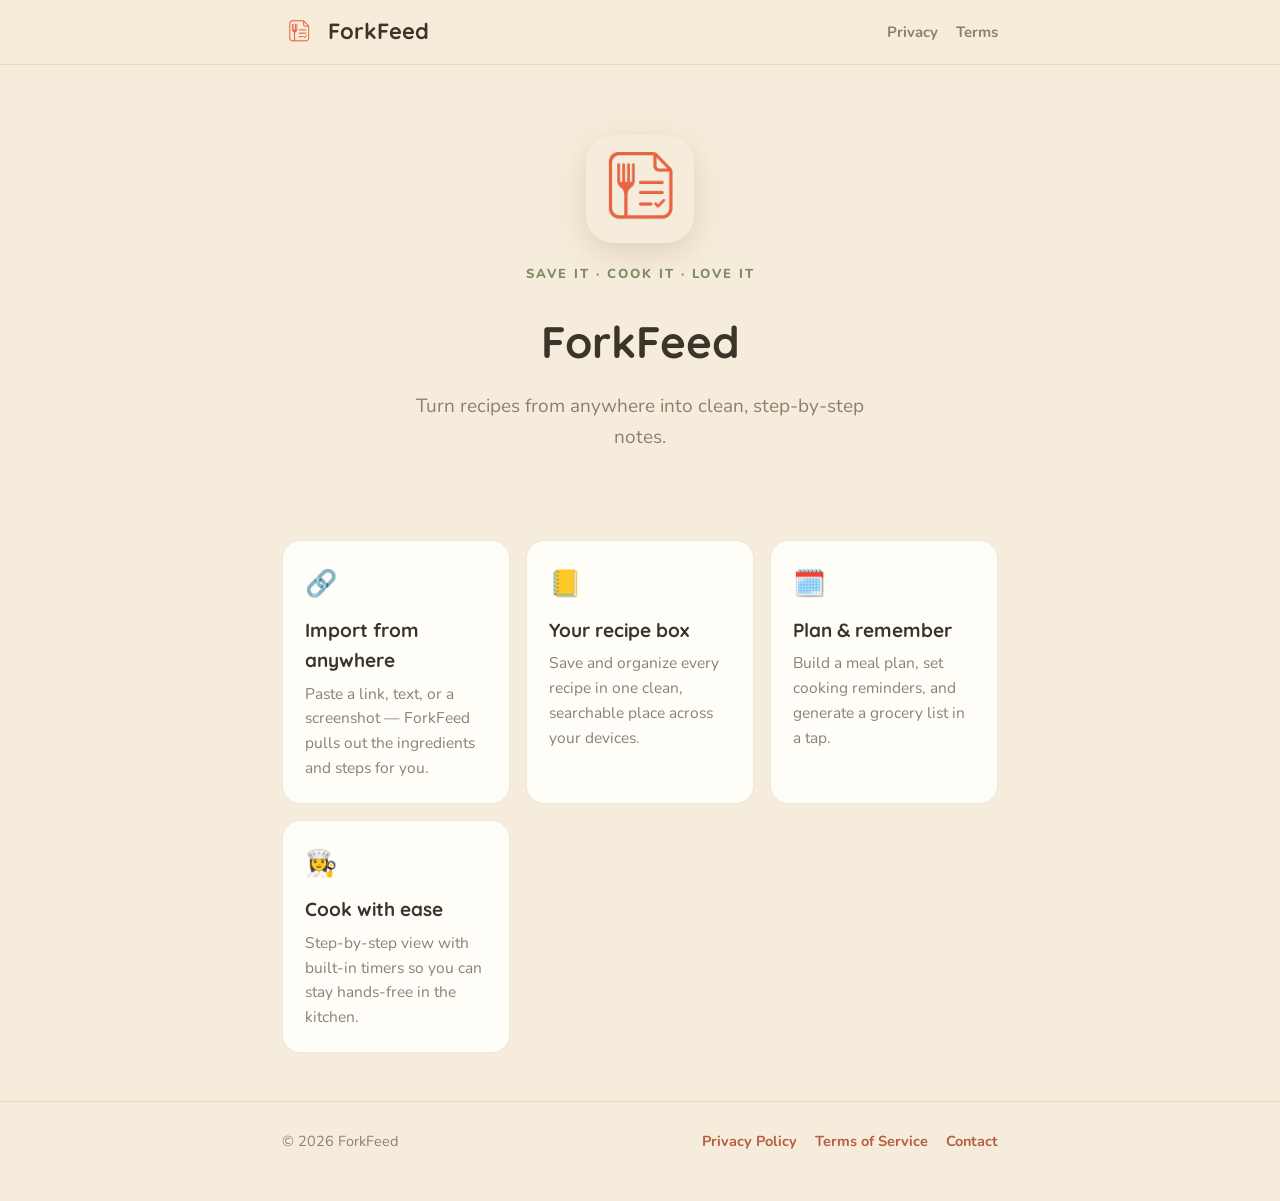
<file: index.html>
<!DOCTYPE html>
<html lang="en">
<head>
  <meta charset="UTF-8" />
  <meta name="viewport" content="width=device-width, initial-scale=1.0" />
  <title>ForkFeed — Save it. Cook it. Love it.</title>
  <meta name="description" content="ForkFeed turns recipes from anywhere into clean, step-by-step notes. Save, organize, plan, and cook." />
  <link rel="icon" href="logo.png" />
  <link rel="preconnect" href="https://fonts.googleapis.com" />
  <link rel="preconnect" href="https://fonts.gstatic.com" crossorigin />
  <link href="https://fonts.googleapis.com/css2?family=Nunito:wght@400;600;700;800&family=Quicksand:wght@600;700&display=swap" rel="stylesheet" />
  <link rel="stylesheet" href="styles.css" />
</head>
<body>
  <header class="topbar">
    <div class="wrap">
      <img src="logo.png" alt="ForkFeed logo" />
      <span class="name">ForkFeed</span>
      <nav>
        <a href="privacy.html">Privacy</a>
        <a href="terms.html">Terms</a>
      </nav>
    </div>
  </header>

  <main class="wrap">
    <section class="hero">
      <img src="logo.png" alt="ForkFeed app icon" />
      <p class="eyebrow">SAVE IT · COOK IT · LOVE IT</p>
      <h1>ForkFeed</h1>
      <p class="tag">Turn recipes from anywhere into clean, step-by-step notes.</p>
    </section>

    <section class="features">
      <div class="feature">
        <div class="ico">🔗</div>
        <h3>Import from anywhere</h3>
        <p>Paste a link, text, or a screenshot — ForkFeed pulls out the ingredients and steps for you.</p>
      </div>
      <div class="feature">
        <div class="ico">📒</div>
        <h3>Your recipe box</h3>
        <p>Save and organize every recipe in one clean, searchable place across your devices.</p>
      </div>
      <div class="feature">
        <div class="ico">🗓️</div>
        <h3>Plan & remember</h3>
        <p>Build a meal plan, set cooking reminders, and generate a grocery list in a tap.</p>
      </div>
      <div class="feature">
        <div class="ico">👩‍🍳</div>
        <h3>Cook with ease</h3>
        <p>Step-by-step view with built-in timers so you can stay hands-free in the kitchen.</p>
      </div>
    </section>
  </main>

  <footer>
    <div class="wrap">
      <span>© 2026 ForkFeed</span>
      <nav>
        <a href="privacy.html">Privacy Policy</a>
        <a href="terms.html">Terms of Service</a>
        <a href="mailto:evotechnologiesinnovation@gmail.com">Contact</a>
      </nav>
    </div>
  </footer>
</body>
</html>
</file>
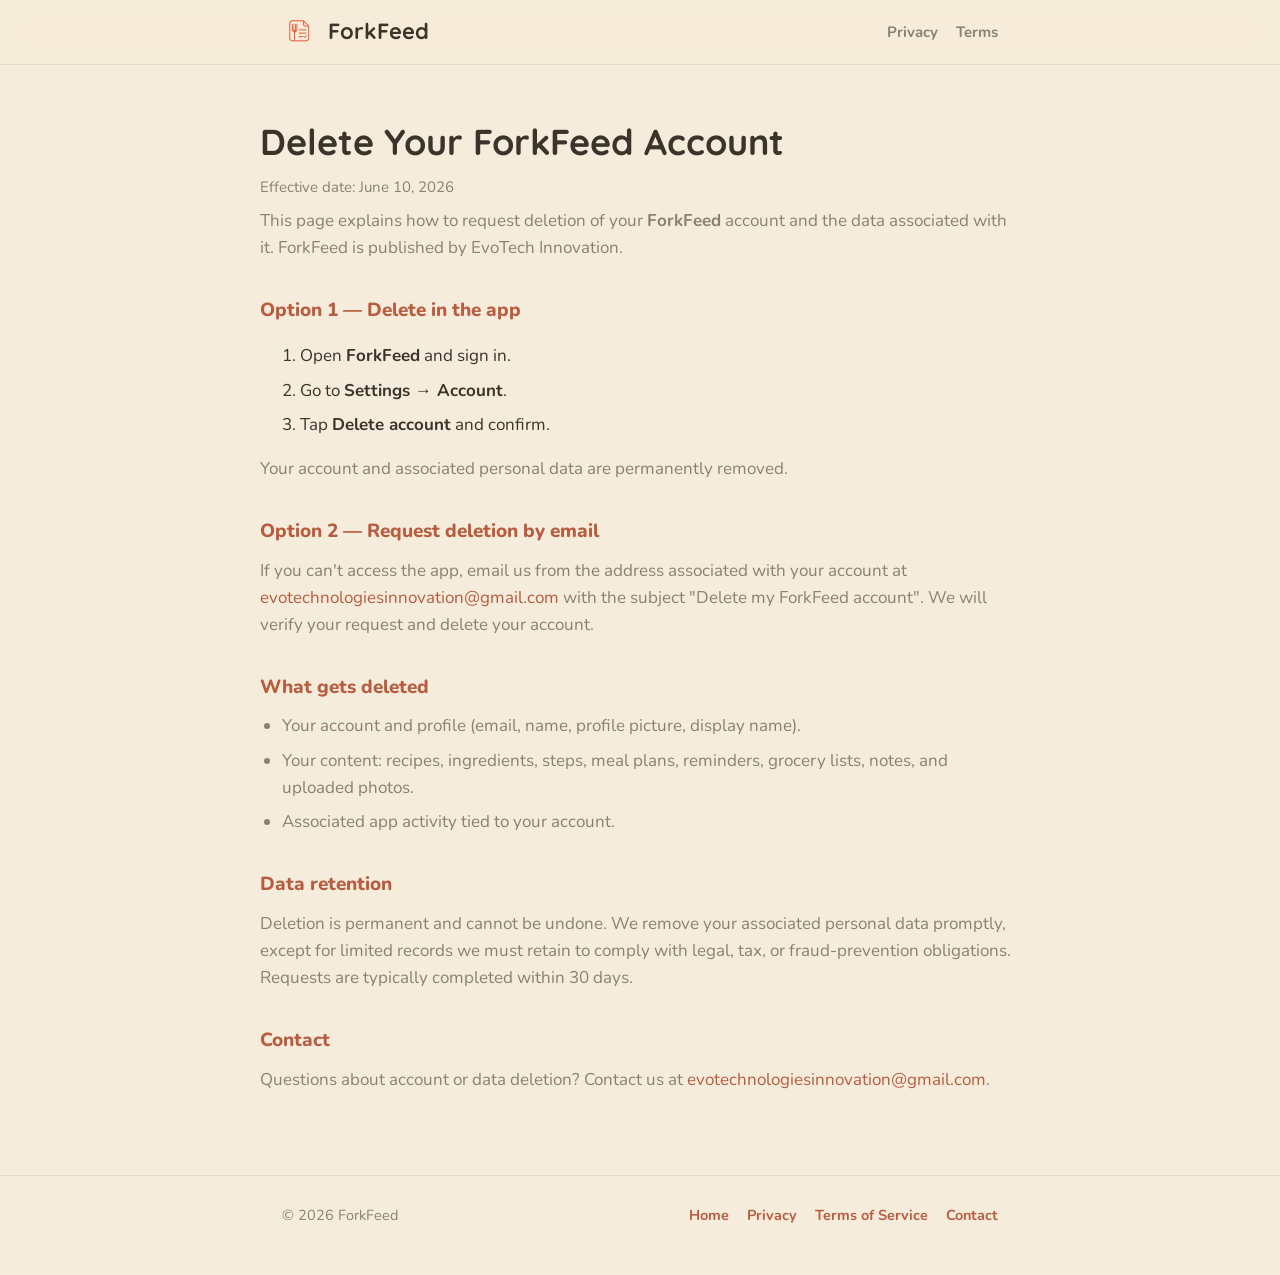
<file: delete-account.html>
<!DOCTYPE html>
<html lang="en">
<head>
  <meta charset="UTF-8" />
  <meta name="viewport" content="width=device-width, initial-scale=1.0" />
  <title>Delete Your Account — ForkFeed</title>
  <meta name="description" content="How to delete your ForkFeed account and associated data." />
  <link rel="icon" href="logo.png" />
  <link rel="preconnect" href="https://fonts.googleapis.com" />
  <link rel="preconnect" href="https://fonts.gstatic.com" crossorigin />
  <link href="https://fonts.googleapis.com/css2?family=Nunito:wght@400;600;700;800&family=Quicksand:wght@600;700&display=swap" rel="stylesheet" />
  <link rel="stylesheet" href="styles.css" />
</head>
<body>
  <header class="topbar">
    <div class="wrap">
      <a href="index.html" style="display:flex;align-items:center;gap:12px;color:inherit;">
        <img src="logo.png" alt="ForkFeed logo" />
        <span class="name">ForkFeed</span>
      </a>
      <nav>
        <a href="privacy.html">Privacy</a>
        <a href="terms.html">Terms</a>
      </nav>
    </div>
  </header>

  <main class="wrap doc">
    <h1>Delete Your ForkFeed Account</h1>
    <p class="effective">Effective date: June 10, 2026</p>

    <p>This page explains how to request deletion of your <strong>ForkFeed</strong> account and the data associated with it. ForkFeed is published by EvoTech Innovation.</p>

    <h2>Option 1 — Delete in the app</h2>
    <ol>
      <li>Open <strong>ForkFeed</strong> and sign in.</li>
      <li>Go to <strong>Settings → Account</strong>.</li>
      <li>Tap <strong>Delete account</strong> and confirm.</li>
    </ol>
    <p>Your account and associated personal data are permanently removed.</p>

    <h2>Option 2 — Request deletion by email</h2>
    <p>If you can't access the app, email us from the address associated with your account at
      <a href="mailto:evotechnologiesinnovation@gmail.com?subject=Delete%20my%20ForkFeed%20account">evotechnologiesinnovation@gmail.com</a>
      with the subject "Delete my ForkFeed account". We will verify your request and delete your account.</p>

    <h2>What gets deleted</h2>
    <ul>
      <li>Your account and profile (email, name, profile picture, display name).</li>
      <li>Your content: recipes, ingredients, steps, meal plans, reminders, grocery lists, notes, and uploaded photos.</li>
      <li>Associated app activity tied to your account.</li>
    </ul>

    <h2>Data retention</h2>
    <p>Deletion is permanent and cannot be undone. We remove your associated personal data promptly, except for limited records we must retain to comply with legal, tax, or fraud-prevention obligations. Requests are typically completed within 30 days.</p>

    <h2>Contact</h2>
    <p>Questions about account or data deletion? Contact us at
      <a href="mailto:evotechnologiesinnovation@gmail.com">evotechnologiesinnovation@gmail.com</a>.</p>
  </main>

  <footer>
    <div class="wrap">
      <span>© 2026 ForkFeed</span>
      <nav>
        <a href="index.html">Home</a>
        <a href="privacy.html">Privacy</a>
        <a href="terms.html">Terms of Service</a>
        <a href="mailto:evotechnologiesinnovation@gmail.com">Contact</a>
      </nav>
    </div>
  </footer>
</body>
</html>
</file>
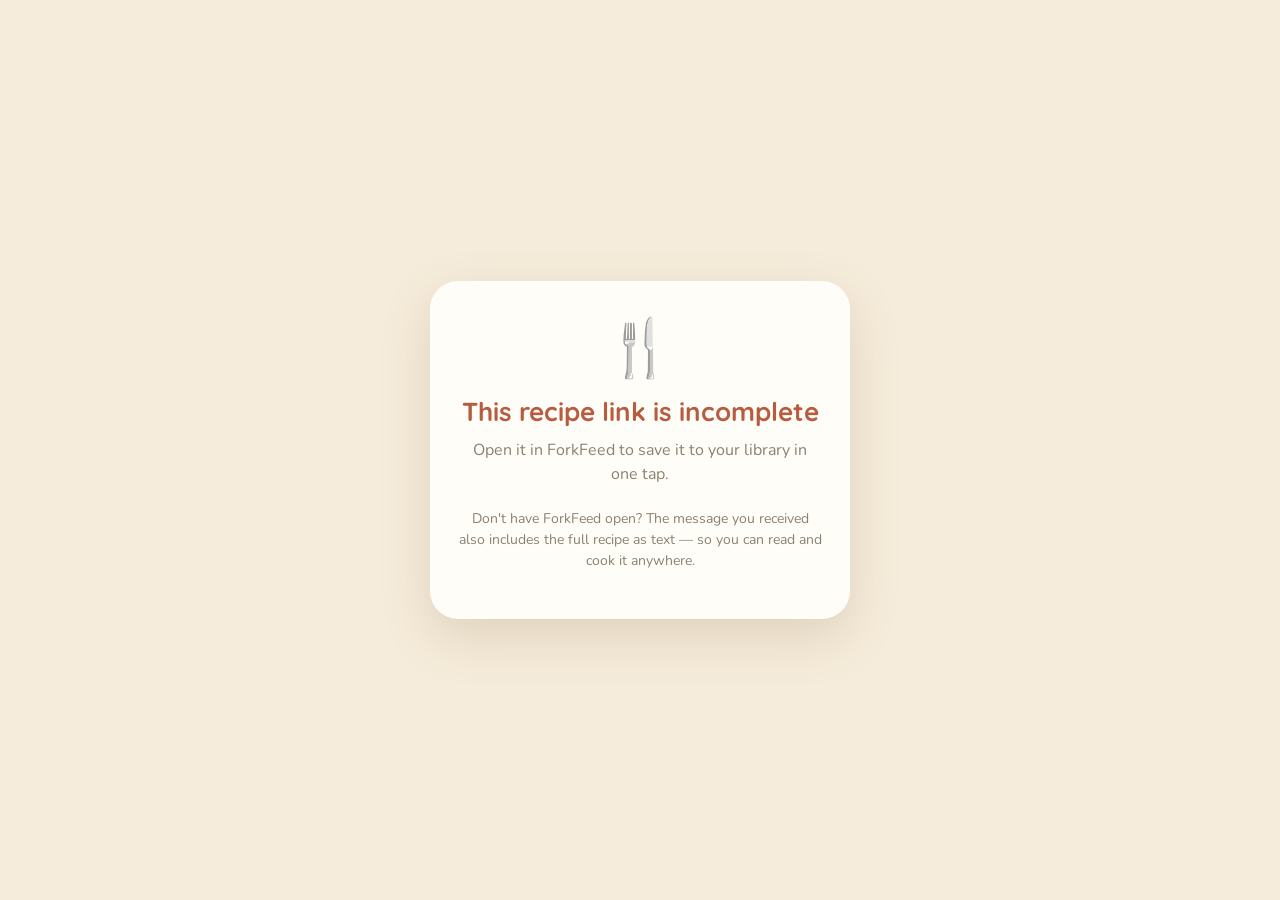
<file: import.html>
<!DOCTYPE html>
<html lang="en">
<head>
  <meta charset="UTF-8" />
  <meta name="viewport" content="width=device-width, initial-scale=1.0" />
  <title>Open a recipe in ForkFeed</title>
  <meta name="description" content="A recipe was shared with you — open it in ForkFeed to save it to your library in one tap." />
  <link rel="icon" href="logo.png" />
  <!--
    Recipe-share bounce page. The recipe is packed into the ?r= payload by the app
    (lib/shareRecipe.ts). Messaging apps only make https links tappable, so shared
    recipes point here, and this page hands off to forkfeed://import?r=… The full
    readable recipe is ALSO in the share message, so non-ForkFeed users miss nothing.
  -->
  <style>
    :root {
      --cream: #F6ECDB; --card: #FFFDF8; --terra: #CE7355; --terra-deep: #B85C40;
      --ink: #3B342B; --ink-soft: #8C8170; --line: rgba(120,92,58,0.13);
    }
    * { box-sizing: border-box; margin: 0; padding: 0; }
    body {
      background: var(--cream); color: var(--ink); min-height: 100vh;
      display: flex; align-items: center; justify-content: center; padding: 24px;
      font-family: 'Nunito', -apple-system, BlinkMacSystemFont, 'Segoe UI', sans-serif;
      -webkit-font-smoothing: antialiased;
    }
    .card {
      background: var(--card); border-radius: 28px; max-width: 420px; width: 100%;
      padding: 40px 28px; text-align: center;
      box-shadow: 0 18px 50px rgba(120,92,58,0.18);
    }
    .fork { font-size: 56px; line-height: 1; margin-bottom: 18px; }
    h1 {
      font-family: 'Quicksand', sans-serif; font-weight: 700;
      font-size: 26px; color: var(--ink); margin-bottom: 10px;
    }
    p { font-size: 16px; line-height: 1.5; color: var(--ink-soft); margin-bottom: 8px; }
    .btn {
      display: inline-block; margin: 22px 0 8px; padding: 16px 28px;
      background: var(--terra); color: #fff; text-decoration: none;
      font-weight: 800; font-size: 17px; border-radius: 18px;
      box-shadow: 0 8px 22px rgba(206,115,85,0.4);
    }
    .btn:active { background: var(--terra-deep); }
    .hint { font-size: 14px; margin-top: 22px; color: var(--ink-soft); }
    .err { color: var(--terra-deep); font-weight: 700; }
  </style>
  <link rel="preconnect" href="https://fonts.googleapis.com" />
  <link rel="preconnect" href="https://fonts.gstatic.com" crossorigin />
  <link href="https://fonts.googleapis.com/css2?family=Nunito:wght@400;600;700;800&family=Quicksand:wght@600;700&display=swap" rel="stylesheet" />
</head>
<body>
  <div class="card">
    <div class="fork">🍴</div>
    <h1 id="title">A recipe was shared with you</h1>
    <p>Open it in ForkFeed to save it to your library in one tap.</p>

    <a class="btn" id="openBtn" href="#">Open in ForkFeed</a>

    <p class="hint">
      Don't have ForkFeed open? The message you received also includes the full
      recipe as text — so you can read and cook it anywhere.
    </p>
  </div>

  <script>
    (function () {
      var params = new URLSearchParams(location.search);
      var s = params.get('s'); // short backend code (preferred, tidy)
      var r = params.get('r'); // long self-contained payload (fallback / legacy)
      var openBtn = document.getElementById('openBtn');
      var title = document.getElementById('title');

      // Hand off to the app's import flow. expo-router routes forkfeed://import →
      // /import; ?s= resolves the payload from the backend, ?r= is base64url
      // (URL-safe) and passes through unescaped.
      var appUrl = s ? ('forkfeed://import?s=' + s) : (r ? ('forkfeed://import?r=' + r) : null);

      if (!appUrl) {
        title.textContent = 'This recipe link is incomplete';
        title.className = 'err';
        openBtn.style.display = 'none';
        return;
      }

      openBtn.setAttribute('href', appUrl);
      setTimeout(function () { window.location.href = appUrl; }, 600);
    })();
  </script>
</body>
</html>
</file>
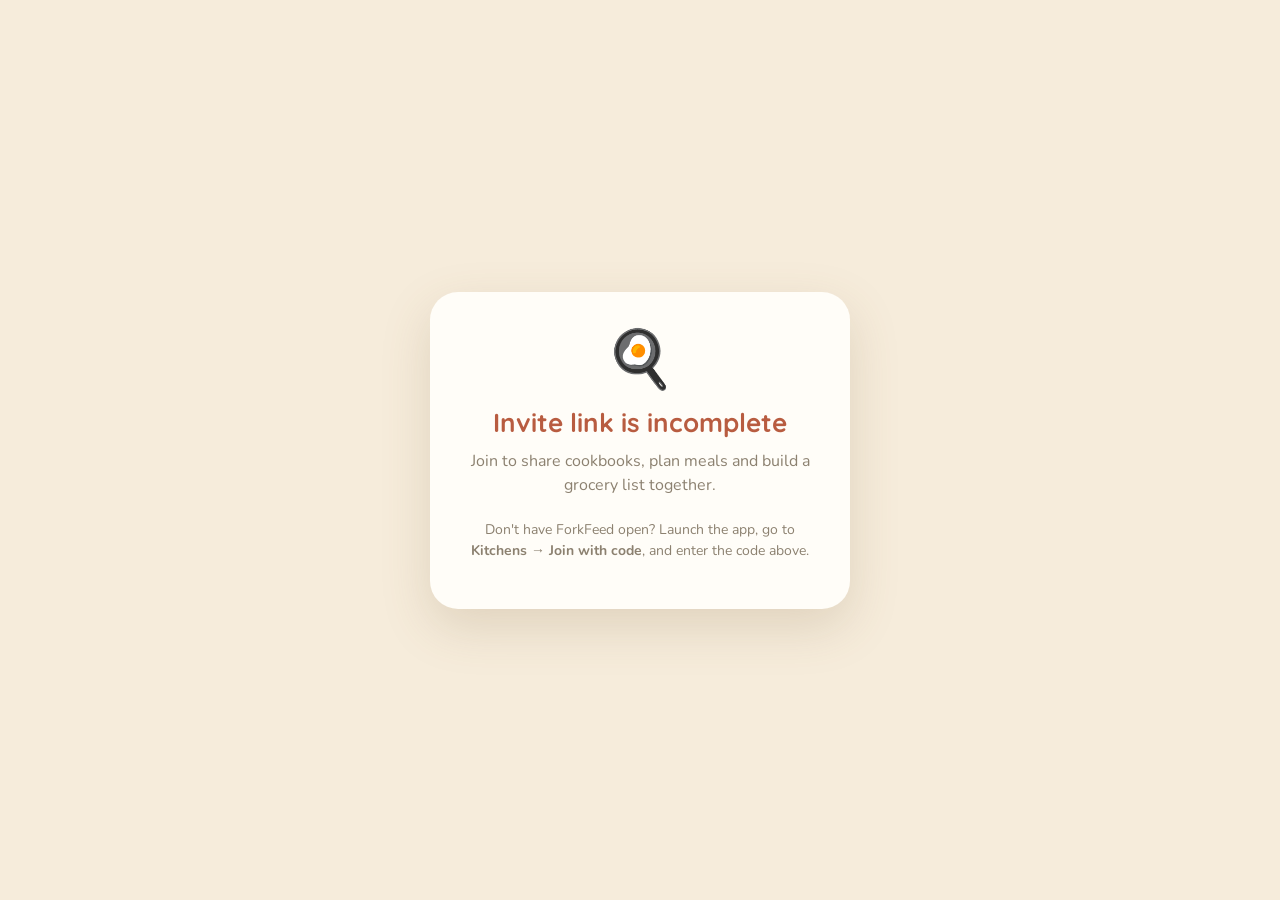
<file: join.html>
<!DOCTYPE html>
<html lang="en">
<head>
  <meta charset="UTF-8" />
  <meta name="viewport" content="width=device-width, initial-scale=1.0" />
  <title>Join a Kitchen on ForkFeed</title>
  <meta name="description" content="Open your ForkFeed invite to join a shared kitchen — cook, plan and shop together." />
  <link rel="icon" href="logo.png" />
  <!--
    Invite bounce page. Messaging apps (WhatsApp/iMessage) only make https links
    tappable, not custom schemes — so kitchen invites point here, and this page
    hands off to the app via the forkfeed:// scheme. Universal Links (no web hop)
    would need the Associated Domains entitlement, which a free Apple account
    can't sign, so this redirect is the deliberate approach.
  -->
  <style>
    :root {
      --cream: #F6ECDB; --card: #FFFDF8; --terra: #CE7355; --terra-deep: #B85C40;
      --ink: #3B342B; --ink-soft: #8C8170; --line: rgba(120,92,58,0.13);
    }
    * { box-sizing: border-box; margin: 0; padding: 0; }
    body {
      background: var(--cream); color: var(--ink); min-height: 100vh;
      display: flex; align-items: center; justify-content: center; padding: 24px;
      font-family: 'Nunito', -apple-system, BlinkMacSystemFont, 'Segoe UI', sans-serif;
      -webkit-font-smoothing: antialiased;
    }
    .card {
      background: var(--card); border-radius: 28px; max-width: 420px; width: 100%;
      padding: 40px 28px; text-align: center;
      box-shadow: 0 18px 50px rgba(120,92,58,0.18);
    }
    .pan { font-size: 56px; line-height: 1; margin-bottom: 18px; }
    h1 {
      font-family: 'Quicksand', sans-serif; font-weight: 700;
      font-size: 26px; color: var(--ink); margin-bottom: 10px;
    }
    p { font-size: 16px; line-height: 1.5; color: var(--ink-soft); margin-bottom: 8px; }
    .btn {
      display: inline-block; margin: 22px 0 8px; padding: 16px 28px;
      background: var(--terra); color: #fff; text-decoration: none;
      font-weight: 800; font-size: 17px; border-radius: 18px;
      box-shadow: 0 8px 22px rgba(206,115,85,0.4);
    }
    .btn:active { background: var(--terra-deep); }
    .code-label { font-size: 13px; font-weight: 800; letter-spacing: 1px; color: var(--ink-soft); margin-top: 26px; text-transform: uppercase; }
    .code {
      display: inline-block; margin-top: 8px; padding: 12px 20px;
      background: var(--cream); border: 1.5px solid var(--line); border-radius: 14px;
      font-family: 'Quicksand', monospace; font-weight: 700; font-size: 24px;
      letter-spacing: 3px; color: var(--ink);
    }
    .hint { font-size: 14px; margin-top: 22px; color: var(--ink-soft); }
    .err { color: var(--terra-deep); font-weight: 700; }
  </style>
  <link rel="preconnect" href="https://fonts.googleapis.com" />
  <link rel="preconnect" href="https://fonts.gstatic.com" crossorigin />
  <link href="https://fonts.googleapis.com/css2?family=Nunito:wght@400;600;700;800&family=Quicksand:wght@600;700&display=swap" rel="stylesheet" />
</head>
<body>
  <div class="card">
    <div class="pan">🍳</div>
    <h1 id="title">You're invited to a Kitchen</h1>
    <p>Join to share cookbooks, plan meals and build a grocery list together.</p>

    <a class="btn" id="openBtn" href="#">Open in ForkFeed</a>

    <div id="codeBlock">
      <div class="code-label">Or join with this code</div>
      <div class="code" id="codeText">—</div>
    </div>

    <p class="hint">
      Don't have ForkFeed open? Launch the app, go to
      <strong>Kitchens → Join with code</strong>, and enter the code above.
    </p>
  </div>

  <script>
    (function () {
      var params = new URLSearchParams(location.search);
      var code = (params.get('invite') || '').trim().toUpperCase();
      var openBtn = document.getElementById('openBtn');
      var codeText = document.getElementById('codeText');
      var title = document.getElementById('title');

      if (!code) {
        title.textContent = 'Invite link is incomplete';
        title.className = 'err';
        document.getElementById('codeBlock').style.display = 'none';
        openBtn.style.display = 'none';
        return;
      }

      // Deep link into the app's join screen. expo-router routes forkfeed://join
      // → app/join.tsx, which reads ?invite and confirms joining.
      var appUrl = 'forkfeed://join?invite=' + encodeURIComponent(code);
      codeText.textContent = code;
      openBtn.setAttribute('href', appUrl);

      // Auto-attempt the hand-off shortly after load (the button is the fallback
      // if the OS blocks the automatic scheme open).
      setTimeout(function () { window.location.href = appUrl; }, 600);
    })();
  </script>
</body>
</html>
</file>
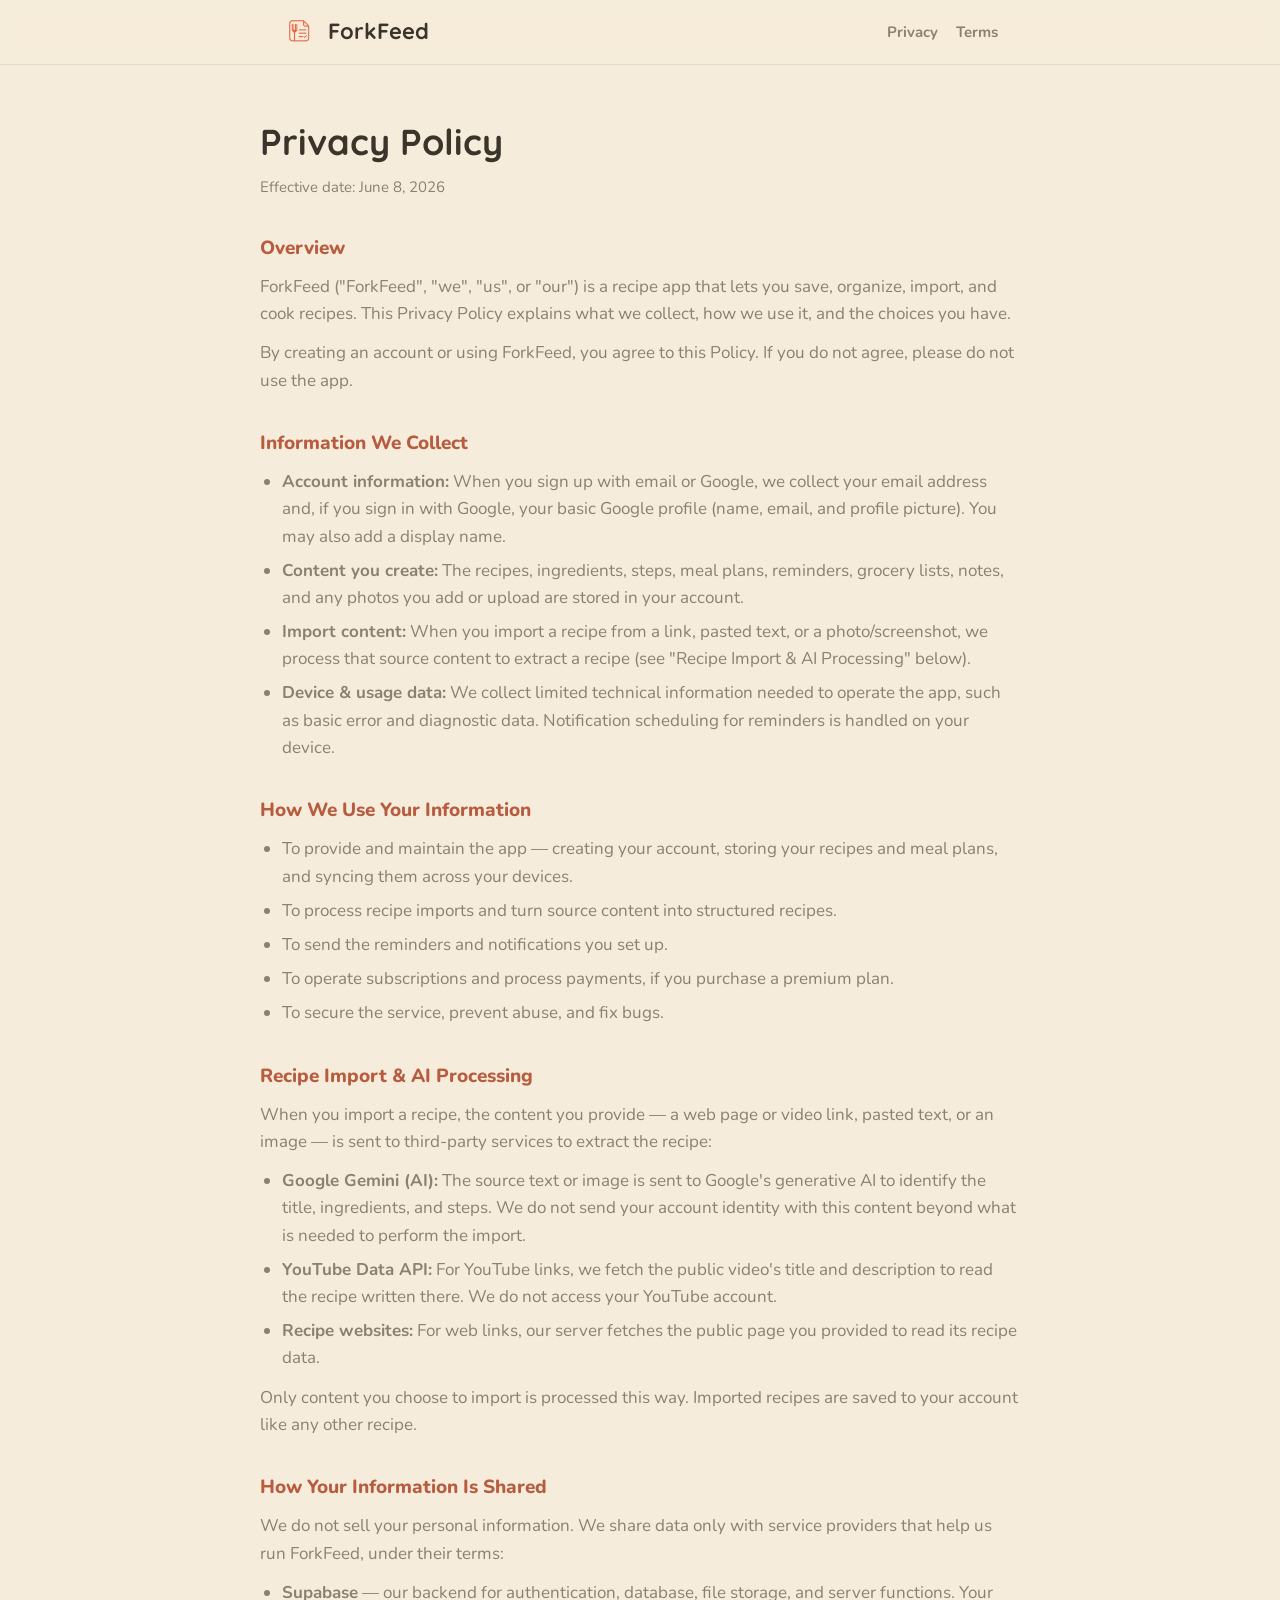
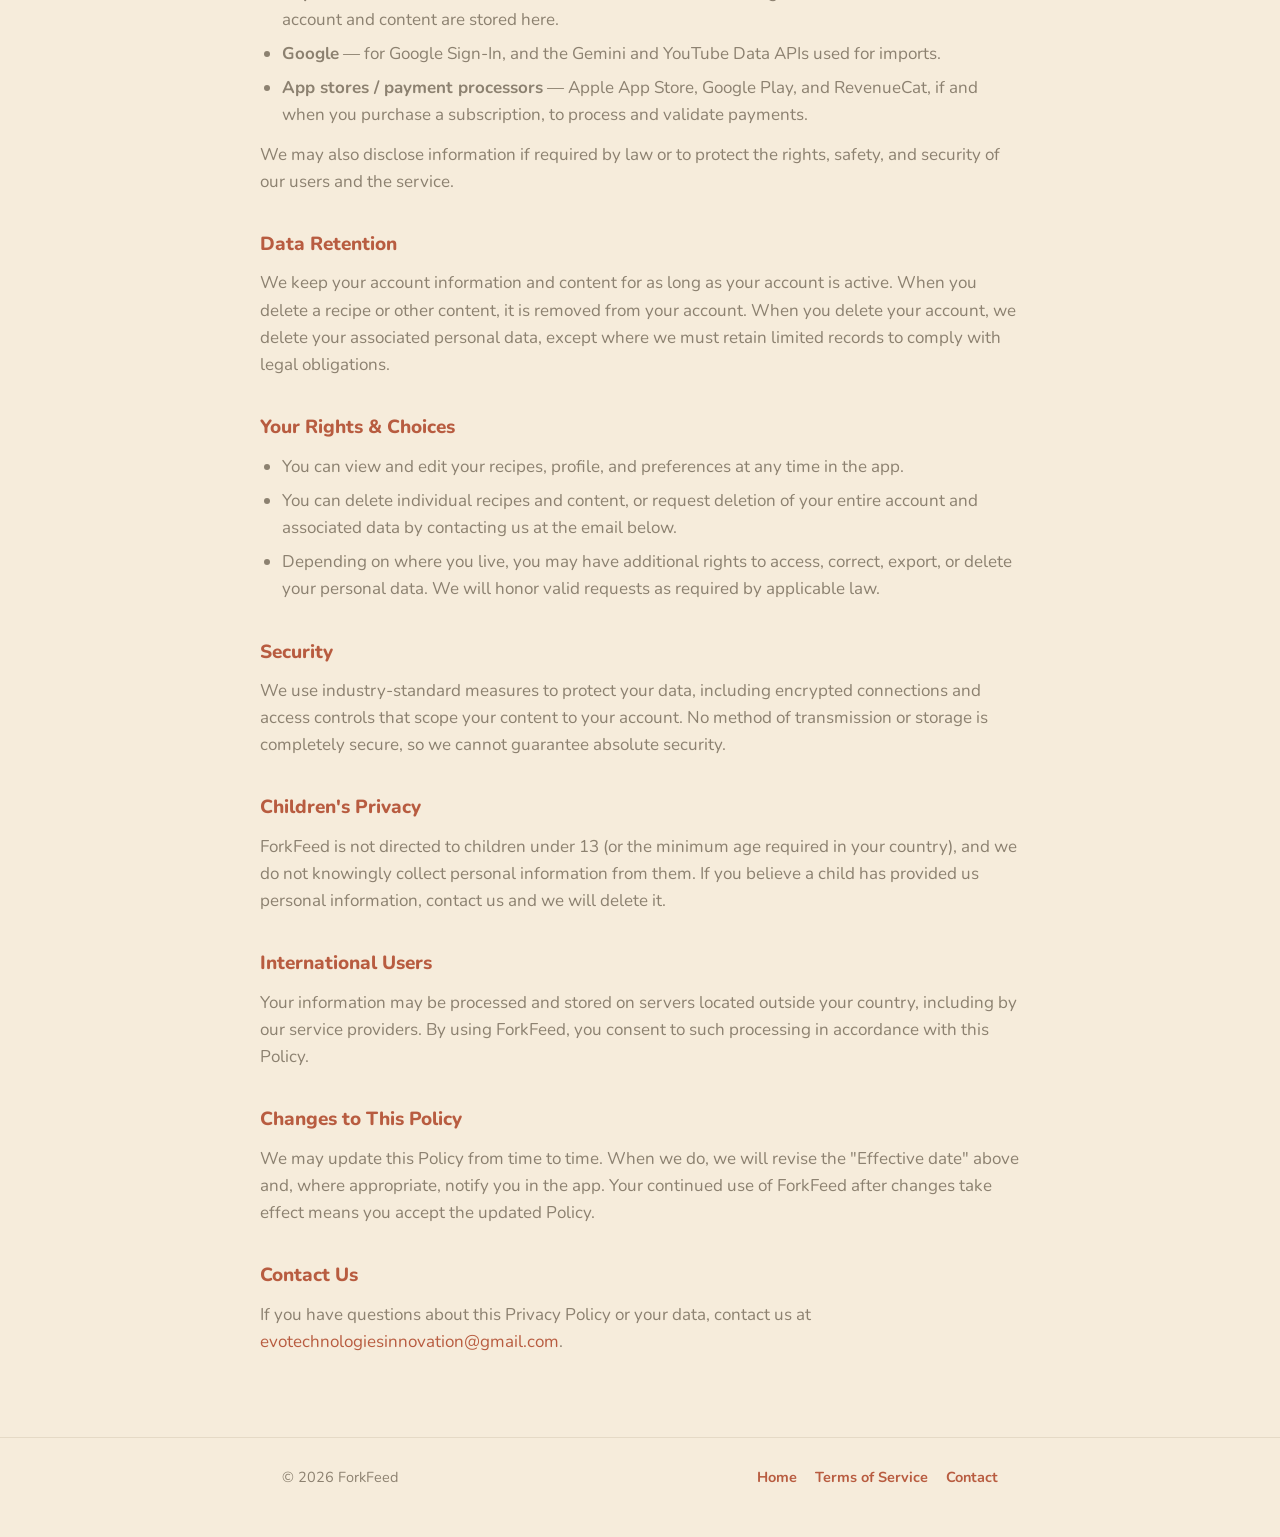
<file: privacy.html>
<!DOCTYPE html>
<html lang="en">
<head>
  <meta charset="UTF-8" />
  <meta name="viewport" content="width=device-width, initial-scale=1.0" />
  <title>Privacy Policy — ForkFeed</title>
  <meta name="description" content="ForkFeed Privacy Policy — what we collect, how we use it, and your choices." />
  <link rel="icon" href="logo.png" />
  <link rel="preconnect" href="https://fonts.googleapis.com" />
  <link rel="preconnect" href="https://fonts.gstatic.com" crossorigin />
  <link href="https://fonts.googleapis.com/css2?family=Nunito:wght@400;600;700;800&family=Quicksand:wght@600;700&display=swap" rel="stylesheet" />
  <link rel="stylesheet" href="styles.css" />
</head>
<body>
  <header class="topbar">
    <div class="wrap">
      <a href="index.html" style="display:flex;align-items:center;gap:12px;color:inherit;">
        <img src="logo.png" alt="ForkFeed logo" />
        <span class="name">ForkFeed</span>
      </a>
      <nav>
        <a href="privacy.html">Privacy</a>
        <a href="terms.html">Terms</a>
      </nav>
    </div>
  </header>

  <main class="wrap doc">
    <h1>Privacy Policy</h1>
    <p class="effective">Effective date: June 8, 2026</p>

    <h2>Overview</h2>
    <p>ForkFeed ("ForkFeed", "we", "us", or "our") is a recipe app that lets you save, organize, import, and cook recipes. This Privacy Policy explains what we collect, how we use it, and the choices you have.</p>
    <p>By creating an account or using ForkFeed, you agree to this Policy. If you do not agree, please do not use the app.</p>

    <h2>Information We Collect</h2>
    <ul>
      <li><strong>Account information:</strong> When you sign up with email or Google, we collect your email address and, if you sign in with Google, your basic Google profile (name, email, and profile picture). You may also add a display name.</li>
      <li><strong>Content you create:</strong> The recipes, ingredients, steps, meal plans, reminders, grocery lists, notes, and any photos you add or upload are stored in your account.</li>
      <li><strong>Import content:</strong> When you import a recipe from a link, pasted text, or a photo/screenshot, we process that source content to extract a recipe (see "Recipe Import & AI Processing" below).</li>
      <li><strong>Device &amp; usage data:</strong> We collect limited technical information needed to operate the app, such as basic error and diagnostic data. Notification scheduling for reminders is handled on your device.</li>
    </ul>

    <h2>How We Use Your Information</h2>
    <ul>
      <li>To provide and maintain the app — creating your account, storing your recipes and meal plans, and syncing them across your devices.</li>
      <li>To process recipe imports and turn source content into structured recipes.</li>
      <li>To send the reminders and notifications you set up.</li>
      <li>To operate subscriptions and process payments, if you purchase a premium plan.</li>
      <li>To secure the service, prevent abuse, and fix bugs.</li>
    </ul>

    <h2>Recipe Import &amp; AI Processing</h2>
    <p>When you import a recipe, the content you provide — a web page or video link, pasted text, or an image — is sent to third-party services to extract the recipe:</p>
    <ul>
      <li><strong>Google Gemini (AI):</strong> The source text or image is sent to Google's generative AI to identify the title, ingredients, and steps. We do not send your account identity with this content beyond what is needed to perform the import.</li>
      <li><strong>YouTube Data API:</strong> For YouTube links, we fetch the public video's title and description to read the recipe written there. We do not access your YouTube account.</li>
      <li><strong>Recipe websites:</strong> For web links, our server fetches the public page you provided to read its recipe data.</li>
    </ul>
    <p>Only content you choose to import is processed this way. Imported recipes are saved to your account like any other recipe.</p>

    <h2>How Your Information Is Shared</h2>
    <p>We do not sell your personal information. We share data only with service providers that help us run ForkFeed, under their terms:</p>
    <ul>
      <li><strong>Supabase</strong> — our backend for authentication, database, file storage, and server functions. Your account and content are stored here.</li>
      <li><strong>Google</strong> — for Google Sign-In, and the Gemini and YouTube Data APIs used for imports.</li>
      <li><strong>App stores / payment processors</strong> — Apple App Store, Google Play, and RevenueCat, if and when you purchase a subscription, to process and validate payments.</li>
    </ul>
    <p>We may also disclose information if required by law or to protect the rights, safety, and security of our users and the service.</p>

    <h2>Data Retention</h2>
    <p>We keep your account information and content for as long as your account is active. When you delete a recipe or other content, it is removed from your account. When you delete your account, we delete your associated personal data, except where we must retain limited records to comply with legal obligations.</p>

    <h2>Your Rights &amp; Choices</h2>
    <ul>
      <li>You can view and edit your recipes, profile, and preferences at any time in the app.</li>
      <li>You can delete individual recipes and content, or request deletion of your entire account and associated data by contacting us at the email below.</li>
      <li>Depending on where you live, you may have additional rights to access, correct, export, or delete your personal data. We will honor valid requests as required by applicable law.</li>
    </ul>

    <h2>Security</h2>
    <p>We use industry-standard measures to protect your data, including encrypted connections and access controls that scope your content to your account. No method of transmission or storage is completely secure, so we cannot guarantee absolute security.</p>

    <h2>Children's Privacy</h2>
    <p>ForkFeed is not directed to children under 13 (or the minimum age required in your country), and we do not knowingly collect personal information from them. If you believe a child has provided us personal information, contact us and we will delete it.</p>

    <h2>International Users</h2>
    <p>Your information may be processed and stored on servers located outside your country, including by our service providers. By using ForkFeed, you consent to such processing in accordance with this Policy.</p>

    <h2>Changes to This Policy</h2>
    <p>We may update this Policy from time to time. When we do, we will revise the "Effective date" above and, where appropriate, notify you in the app. Your continued use of ForkFeed after changes take effect means you accept the updated Policy.</p>

    <h2>Contact Us</h2>
    <p>If you have questions about this Privacy Policy or your data, contact us at <a href="mailto:evotechnologiesinnovation@gmail.com">evotechnologiesinnovation@gmail.com</a>.</p>
  </main>

  <footer>
    <div class="wrap">
      <span>© 2026 ForkFeed</span>
      <nav>
        <a href="index.html">Home</a>
        <a href="terms.html">Terms of Service</a>
        <a href="mailto:evotechnologiesinnovation@gmail.com">Contact</a>
      </nav>
    </div>
  </footer>
</body>
</html>
</file>
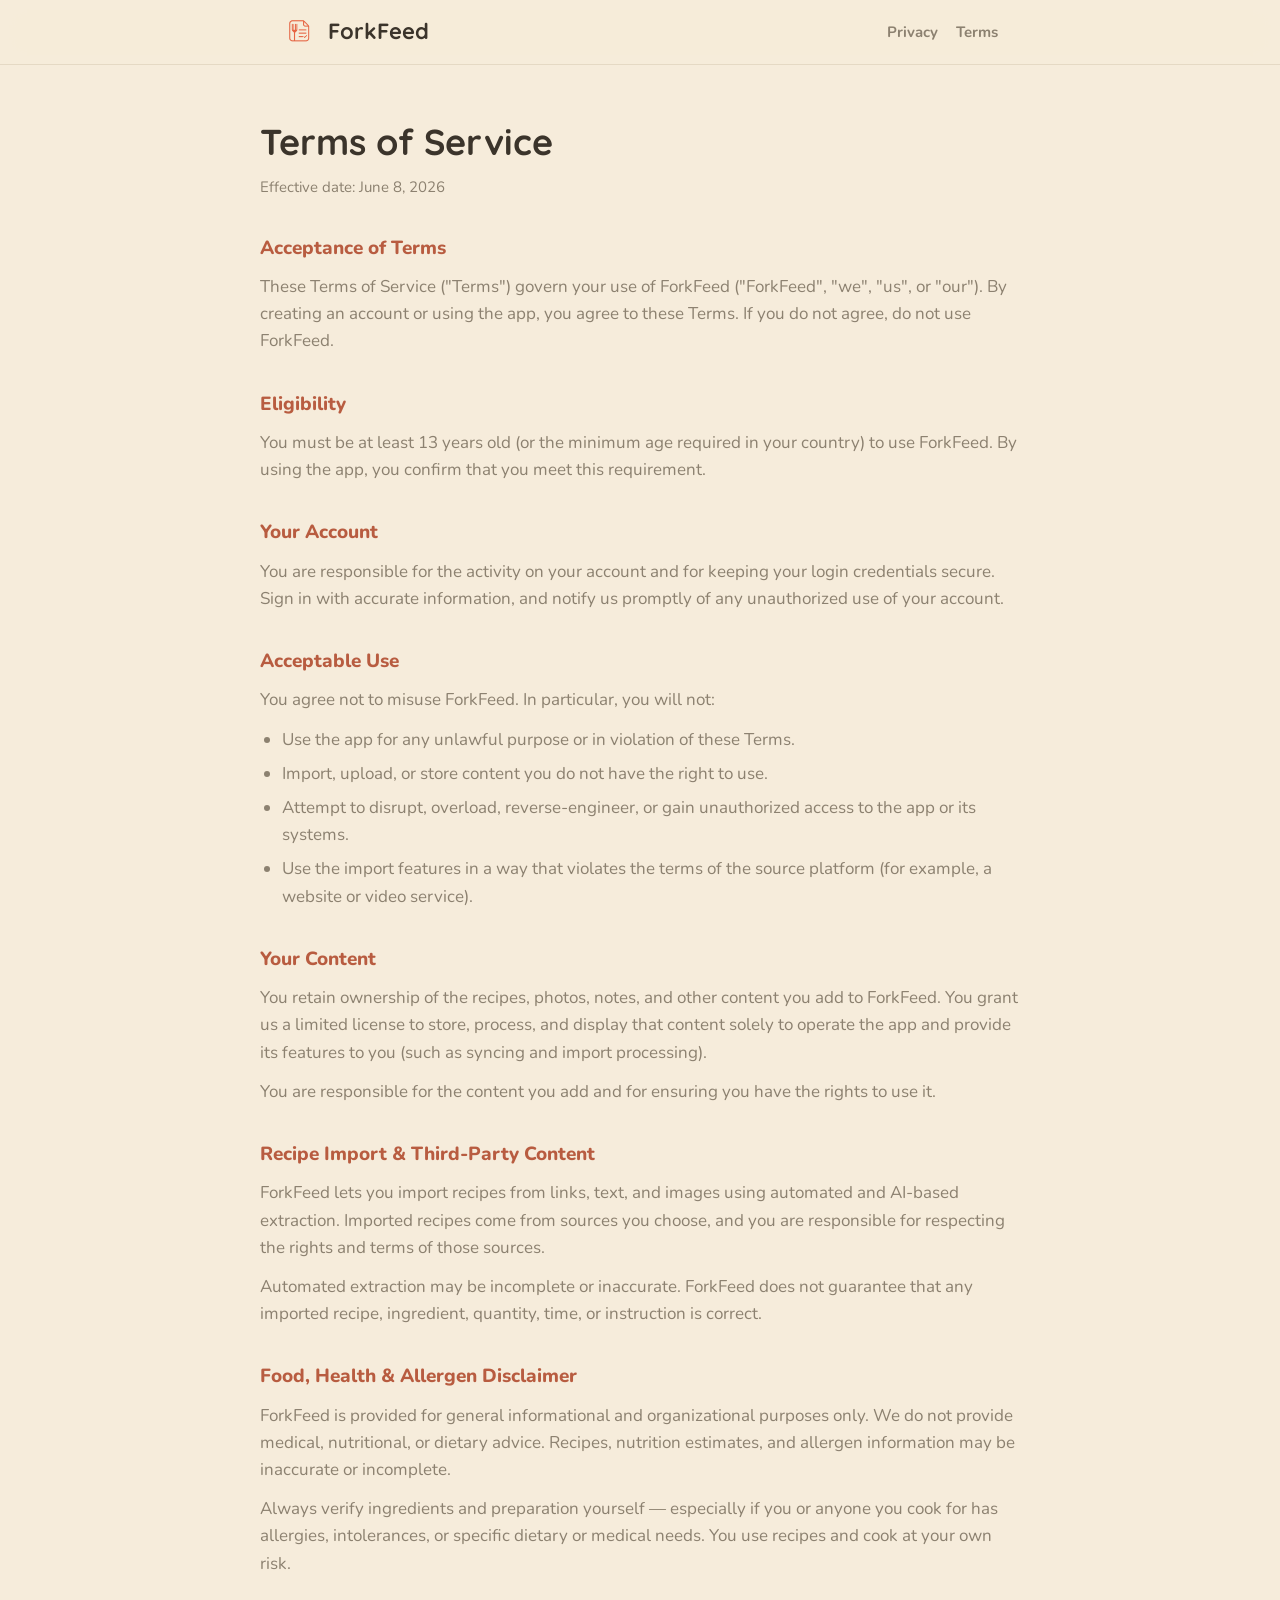
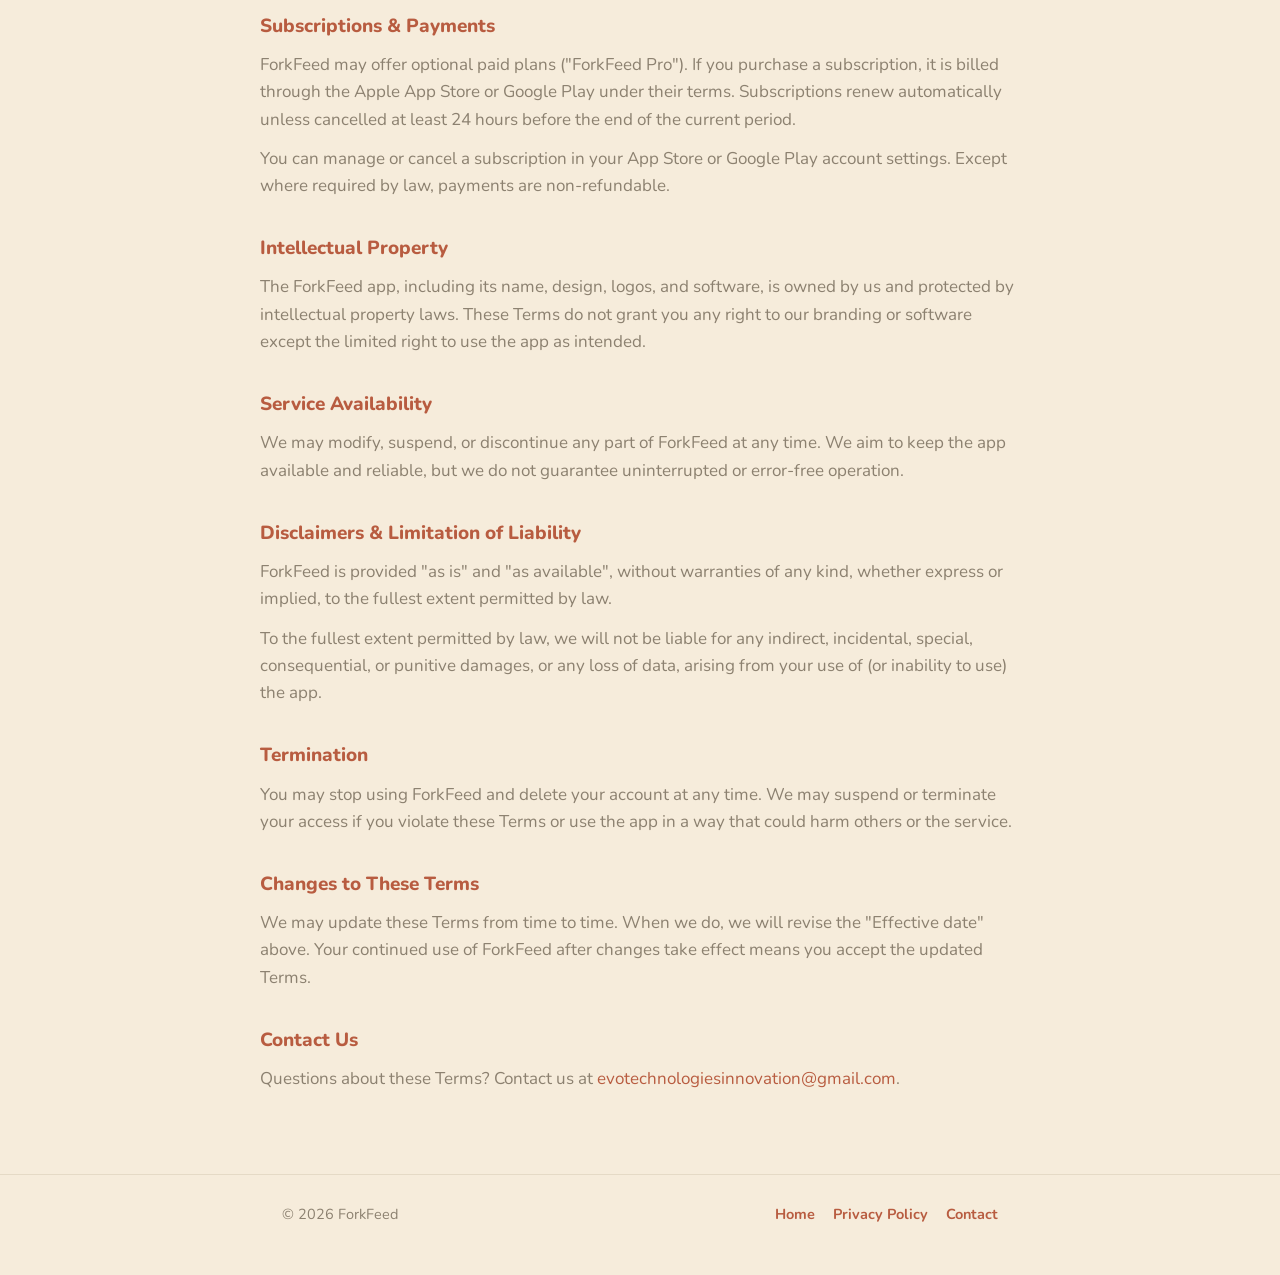
<file: terms.html>
<!DOCTYPE html>
<html lang="en">
<head>
  <meta charset="UTF-8" />
  <meta name="viewport" content="width=device-width, initial-scale=1.0" />
  <title>Terms of Service — ForkFeed</title>
  <meta name="description" content="ForkFeed Terms of Service — the rules for using the app." />
  <link rel="icon" href="logo.png" />
  <link rel="preconnect" href="https://fonts.googleapis.com" />
  <link rel="preconnect" href="https://fonts.gstatic.com" crossorigin />
  <link href="https://fonts.googleapis.com/css2?family=Nunito:wght@400;600;700;800&family=Quicksand:wght@600;700&display=swap" rel="stylesheet" />
  <link rel="stylesheet" href="styles.css" />
</head>
<body>
  <header class="topbar">
    <div class="wrap">
      <a href="index.html" style="display:flex;align-items:center;gap:12px;color:inherit;">
        <img src="logo.png" alt="ForkFeed logo" />
        <span class="name">ForkFeed</span>
      </a>
      <nav>
        <a href="privacy.html">Privacy</a>
        <a href="terms.html">Terms</a>
      </nav>
    </div>
  </header>

  <main class="wrap doc">
    <h1>Terms of Service</h1>
    <p class="effective">Effective date: June 8, 2026</p>

    <h2>Acceptance of Terms</h2>
    <p>These Terms of Service ("Terms") govern your use of ForkFeed ("ForkFeed", "we", "us", or "our"). By creating an account or using the app, you agree to these Terms. If you do not agree, do not use ForkFeed.</p>

    <h2>Eligibility</h2>
    <p>You must be at least 13 years old (or the minimum age required in your country) to use ForkFeed. By using the app, you confirm that you meet this requirement.</p>

    <h2>Your Account</h2>
    <p>You are responsible for the activity on your account and for keeping your login credentials secure. Sign in with accurate information, and notify us promptly of any unauthorized use of your account.</p>

    <h2>Acceptable Use</h2>
    <p>You agree not to misuse ForkFeed. In particular, you will not:</p>
    <ul>
      <li>Use the app for any unlawful purpose or in violation of these Terms.</li>
      <li>Import, upload, or store content you do not have the right to use.</li>
      <li>Attempt to disrupt, overload, reverse-engineer, or gain unauthorized access to the app or its systems.</li>
      <li>Use the import features in a way that violates the terms of the source platform (for example, a website or video service).</li>
    </ul>

    <h2>Your Content</h2>
    <p>You retain ownership of the recipes, photos, notes, and other content you add to ForkFeed. You grant us a limited license to store, process, and display that content solely to operate the app and provide its features to you (such as syncing and import processing).</p>
    <p>You are responsible for the content you add and for ensuring you have the rights to use it.</p>

    <h2>Recipe Import &amp; Third-Party Content</h2>
    <p>ForkFeed lets you import recipes from links, text, and images using automated and AI-based extraction. Imported recipes come from sources you choose, and you are responsible for respecting the rights and terms of those sources.</p>
    <p>Automated extraction may be incomplete or inaccurate. ForkFeed does not guarantee that any imported recipe, ingredient, quantity, time, or instruction is correct.</p>

    <h2>Food, Health &amp; Allergen Disclaimer</h2>
    <p>ForkFeed is provided for general informational and organizational purposes only. We do not provide medical, nutritional, or dietary advice. Recipes, nutrition estimates, and allergen information may be inaccurate or incomplete.</p>
    <p>Always verify ingredients and preparation yourself — especially if you or anyone you cook for has allergies, intolerances, or specific dietary or medical needs. You use recipes and cook at your own risk.</p>

    <h2>Subscriptions &amp; Payments</h2>
    <p>ForkFeed may offer optional paid plans ("ForkFeed Pro"). If you purchase a subscription, it is billed through the Apple App Store or Google Play under their terms. Subscriptions renew automatically unless cancelled at least 24 hours before the end of the current period.</p>
    <p>You can manage or cancel a subscription in your App Store or Google Play account settings. Except where required by law, payments are non-refundable.</p>

    <h2>Intellectual Property</h2>
    <p>The ForkFeed app, including its name, design, logos, and software, is owned by us and protected by intellectual property laws. These Terms do not grant you any right to our branding or software except the limited right to use the app as intended.</p>

    <h2>Service Availability</h2>
    <p>We may modify, suspend, or discontinue any part of ForkFeed at any time. We aim to keep the app available and reliable, but we do not guarantee uninterrupted or error-free operation.</p>

    <h2>Disclaimers &amp; Limitation of Liability</h2>
    <p>ForkFeed is provided "as is" and "as available", without warranties of any kind, whether express or implied, to the fullest extent permitted by law.</p>
    <p>To the fullest extent permitted by law, we will not be liable for any indirect, incidental, special, consequential, or punitive damages, or any loss of data, arising from your use of (or inability to use) the app.</p>

    <h2>Termination</h2>
    <p>You may stop using ForkFeed and delete your account at any time. We may suspend or terminate your access if you violate these Terms or use the app in a way that could harm others or the service.</p>

    <h2>Changes to These Terms</h2>
    <p>We may update these Terms from time to time. When we do, we will revise the "Effective date" above. Your continued use of ForkFeed after changes take effect means you accept the updated Terms.</p>

    <h2>Contact Us</h2>
    <p>Questions about these Terms? Contact us at <a href="mailto:evotechnologiesinnovation@gmail.com">evotechnologiesinnovation@gmail.com</a>.</p>
  </main>

  <footer>
    <div class="wrap">
      <span>© 2026 ForkFeed</span>
      <nav>
        <a href="index.html">Home</a>
        <a href="privacy.html">Privacy Policy</a>
        <a href="mailto:evotechnologiesinnovation@gmail.com">Contact</a>
      </nav>
    </div>
  </footer>
</body>
</html>
</file>
<file: styles.css>
/* ForkFeed website — brand tokens mirror the app's theme (constants/theme.ts). */
:root {
  --cream: #f6ecdb;
  --cream-deep: #efe2cc;
  --card: #fffdf8;
  --terra: #ce7355;
  --terra-deep: #b85c40;
  --sage: #7e8c66;
  --ink: #3b342b;
  --ink-soft: #8c8170;
  --line: rgba(120, 92, 58, 0.13);
}

* { box-sizing: border-box; }

html { scroll-behavior: smooth; }

body {
  margin: 0;
  background: var(--cream);
  color: var(--ink);
  font-family: 'Nunito', -apple-system, BlinkMacSystemFont, 'Segoe UI', sans-serif;
  font-size: 17px;
  line-height: 1.6;
  -webkit-font-smoothing: antialiased;
}

a { color: var(--terra-deep); text-decoration: none; }
a:hover { text-decoration: underline; }

.wrap { max-width: 760px; margin: 0 auto; padding: 0 22px; }

/* ── Top bar ───────────────────────────────────────────── */
.topbar {
  position: sticky;
  top: 0;
  background: rgba(246, 236, 219, 0.92);
  backdrop-filter: saturate(180%) blur(12px);
  border-bottom: 1px solid var(--line);
  z-index: 10;
}
.topbar .wrap {
  display: flex;
  align-items: center;
  gap: 12px;
  height: 64px;
}
.topbar img { width: 34px; height: 34px; border-radius: 9px; }
.topbar .name {
  font-family: 'Quicksand', sans-serif;
  font-weight: 700;
  font-size: 22px;
  color: var(--ink);
}
.topbar nav { margin-left: auto; display: flex; gap: 18px; font-weight: 700; font-size: 15px; }
.topbar nav a { color: var(--ink-soft); }

/* ── Hero (home) ───────────────────────────────────────── */
.hero { text-align: center; padding: 70px 0 40px; }
.hero img { width: 108px; height: 108px; border-radius: 28px; box-shadow: 0 10px 30px rgba(120, 92, 58, 0.18); }
.hero h1 {
  font-family: 'Quicksand', sans-serif;
  font-weight: 700;
  font-size: 44px;
  margin: 22px 0 6px;
  color: var(--ink);
}
.eyebrow { color: var(--sage); font-weight: 800; letter-spacing: 2px; font-size: 13px; }
.hero p.tag { color: var(--ink-soft); font-size: 19px; max-width: 460px; margin: 14px auto 0; }

/* ── Feature cards ─────────────────────────────────────── */
.features { display: grid; grid-template-columns: repeat(auto-fit, minmax(220px, 1fr)); gap: 16px; margin: 48px 0; }
.feature {
  background: var(--card);
  border: 1px solid var(--line);
  border-radius: 18px;
  padding: 22px;
}
.feature .ico { font-size: 26px; }
.feature h3 { font-family: 'Quicksand', sans-serif; font-weight: 700; font-size: 19px; margin: 10px 0 6px; color: var(--ink); }
.feature p { color: var(--ink-soft); font-size: 15.5px; margin: 0; }

/* ── Legal documents ───────────────────────────────────── */
.doc { padding: 48px 0 30px; }
.doc h1 { font-family: 'Quicksand', sans-serif; font-weight: 700; font-size: 36px; color: var(--ink); margin: 0 0 4px; }
.doc .effective { color: var(--ink-soft); font-size: 15px; margin: 0 0 8px; }
.doc h2 { color: var(--terra-deep); font-size: 19px; font-weight: 800; margin: 34px 0 10px; }
.doc p { color: var(--ink-soft); margin: 0 0 12px; }
.doc ul { color: var(--ink-soft); margin: 0 0 12px; padding-left: 22px; }
.doc li { margin-bottom: 7px; }

/* ── Footer ────────────────────────────────────────────── */
footer { border-top: 1px solid var(--line); margin-top: 40px; padding: 28px 0 48px; }
footer .wrap { display: flex; flex-wrap: wrap; gap: 16px; align-items: center; color: var(--ink-soft); font-size: 14.5px; }
footer nav { margin-left: auto; display: flex; gap: 18px; font-weight: 700; }
</file>
